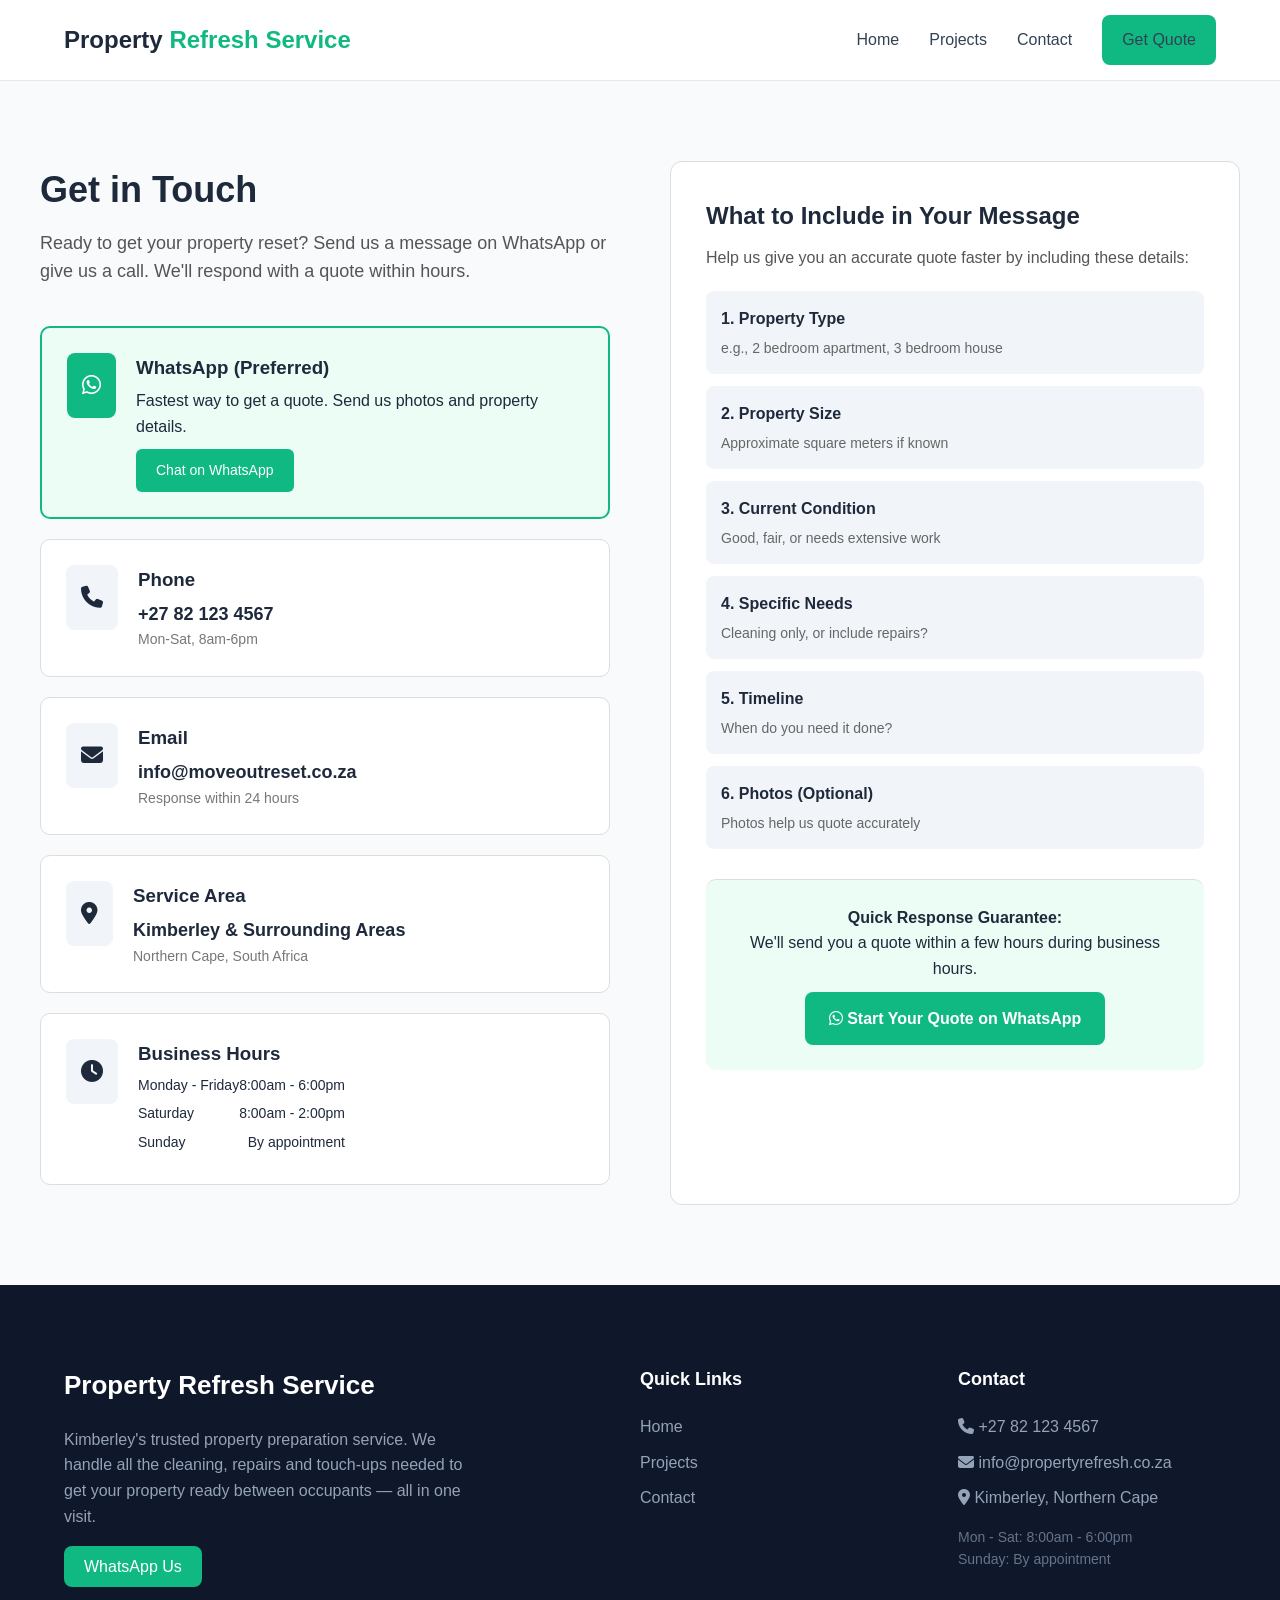
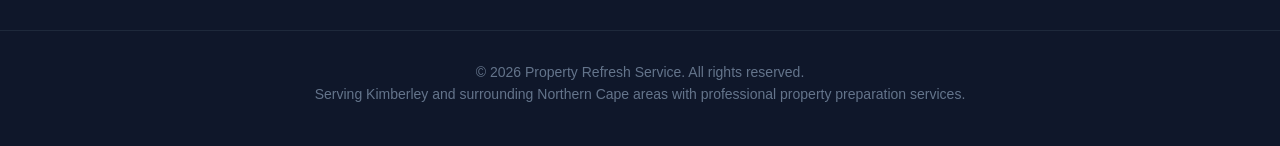
<file: contact.html>
<!doctype html>
<html lang="en">
  <head>
    <meta charset="UTF-8" />
    <meta name="viewport" content="width=device-width, initial-scale=1.0" />
    <title>Contact | Move-Out Reset</title>

    <link
      href="https://fonts.googleapis.com/css2?family=Inter:wght@400;500;600;700&display=swap"
      rel="stylesheet"
    />
    <link
      rel="stylesheet"
      href="https://cdnjs.cloudflare.com/ajax/libs/font-awesome/6.5.0/css/all.min.css"
    />
    <link rel="stylesheet" href="styles.css" />
    <link rel="stylesheet" href="contact.css" />
  </head>

  <body>
    <!-- HEADER (same as landing page) -->
    <header class="site-header">
      <div class="menu-btn" onclick="toggleMenu()">☰</div>
      <div class="mobile-nav" id="mobileNav">
        <a href="index.html">Home</a>
        <a href="projects.html">Projects</a>
        <a href="contact.html" class="active">Contact</a>
        <a class="btn-primary" href="https://wa.me/27000000000" target="_blank">
          Get Quote
        </a>
      </div>

      <div class="container header-flex">
        <div class="logo">
          <h1>Property <span>Refresh Service</span></h1>
        </div>

        <nav class="main-nav">
          <a href="index.html">Home</a>
          <a href="projects.html">Projects</a>
          <a href="contact.html class="active"">Contact</a>

          <a
            class="btn-primary"
            href="https://wa.me/27000000000?text=Hi%20I%20would%20like%20a%20quote"
            target="_blank"
          >
            Get Quote
          </a>
        </nav>
      </div>
    </header>

    <!-- CONTACT SECTION -->
    <section id="contact-section" class="contact-section">
      <div class="contact-container">
        <div class="contact-grid">
          <!-- LEFT COLUMN -->
          <div class="contact-left">
            <h2 class="contact-title">Get in Touch</h2>
            <p class="contact-intro">
              Ready to get your property reset? Send us a message on WhatsApp or
              give us a call. We'll respond with a quote within hours.
            </p>

            <!-- WHATSAPP -->
            <div class="contact-card whatsapp-card">
              <div class="contact-icon whatsapp-icon">
                <i class="fa-brands fa-whatsapp"></i>
              </div>
              <div class="contact-info">
                <h3>WhatsApp (Preferred)</h3>
                <p>Fastest way to get a quote. Send us photos and property details.</p>
                <a
                  href="https://wa.me/27000000000?text=Hi%2C%20I%27d%20like%20to%20get%20a%20quote%20for%20Move-Out%20Reset%20services"
                  target="_blank"
                  class="contact-btn"
                >
                  Chat on WhatsApp
                </a>
              </div>
            </div>

            <!-- PHONE -->
            <div class="contact-card">
              <div class="contact-icon">
                <i class="fa-solid fa-phone"></i>
              </div>
              <div class="contact-info">
                <h3>Phone</h3>
                <p class="contact-highlight">+27 82 123 4567</p>
                <p class="contact-small">Mon-Sat, 8am-6pm</p>
              </div>
            </div>

            <!-- EMAIL -->
            <div class="contact-card">
              <div class="contact-icon">
                <i class="fa-solid fa-envelope"></i>
              </div>
              <div class="contact-info">
                <h3>Email</h3>
                <p class="contact-highlight">info@moveoutreset.co.za</p>
                <p class="contact-small">Response within 24 hours</p>
              </div>
            </div>

            <!-- LOCATION -->
            <div class="contact-card">
              <div class="contact-icon">
                <i class="fa-solid fa-location-dot"></i>
              </div>
              <div class="contact-info">
                <h3>Service Area</h3>
                <p class="contact-highlight">Kimberley & Surrounding Areas</p>
                <p class="contact-small">Northern Cape, South Africa</p>
              </div>
            </div>

            <!-- BUSINESS HOURS -->
            <div class="contact-card hours-card">
              <div class="contact-icon">
                <i class="fa-solid fa-clock"></i>
              </div>
              <div class="contact-info">
                <h3>Business Hours</h3>
                <div class="hours-row">
                  <span>Monday - Friday</span>
                  <span>8:00am - 6:00pm</span>
                </div>
                <div class="hours-row">
                  <span>Saturday</span>
                  <span>8:00am - 2:00pm</span>
                </div>
                <div class="hours-row">
                  <span>Sunday</span>
                  <span>By appointment</span>
                </div>
              </div>
            </div>
          </div>

          <!-- RIGHT COLUMN -->
          <div class="contact-right">
            <h3 class="quote-title">What to Include in Your Message</h3>
            <p class="quote-intro">
              Help us give you an accurate quote faster by including these details:
            </p>

            <div class="quote-list">
              <div class="quote-item">
                <strong>1. Property Type</strong>
                <p>e.g., 2 bedroom apartment, 3 bedroom house</p>
              </div>
              <div class="quote-item">
                <strong>2. Property Size</strong>
                <p>Approximate square meters if known</p>
              </div>
              <div class="quote-item">
                <strong>3. Current Condition</strong>
                <p>Good, fair, or needs extensive work</p>
              </div>
              <div class="quote-item">
                <strong>4. Specific Needs</strong>
                <p>Cleaning only, or include repairs?</p>
              </div>
              <div class="quote-item">
                <strong>5. Timeline</strong>
                <p>When do you need it done?</p>
              </div>
              <div class="quote-item">
                <strong>6. Photos (Optional)</strong>
                <p>Photos help us quote accurately</p>
              </div>
            </div>

            <div class="quote-cta">
              <p>
                <strong>Quick Response Guarantee:</strong><br />
                We'll send you a quote within a few hours during business hours.
              </p>

              <a
                href="https://wa.me/27000000000?text=Hi%2C%20I%27d%20like%20to%20get%20a%20quote%20for%20Move-Out%20Reset%20services"
                target="_blank"
                class="quote-btn"
              >
                <i class="fa-brands fa-whatsapp"></i>
                Start Your Quote on WhatsApp
              </a>
            </div>
          </div>
        </div>
      </div>
    </section>

    <!-- FOOTER (same as landing page) -->
    <footer class="footer-section">
      <div class="container footer-grid">
        <div class="footer-company">
          <h3 class="footer-logo">Property Refresh Service</h3>
          <p class="footer-description">
            Kimberley's trusted property preparation service. We handle all the
            cleaning, repairs and touch-ups needed to get your property ready
            between occupants — all in one visit.
          </p>
          <a
            href="https://wa.me/27000000000?text=Hi%20I%20would%20like%20a%20quote"
            target="_blank"
            class="btn-primary footer-whatsapp"
          >
            WhatsApp Us
          </a>
        </div>

        <div class="footer-links">
          <h4>Quick Links</h4>
          <ul>
            <li><a href="index.html">Home</a></li>
            <li><a href="projects.html">Projects</a></li>
            <li><a href="contact.html">Contact</a></li>
          </ul>
        </div>

        <div class="footer-contact">
          <h4>Contact</h4>
          <ul>
            <li><i class="fa-solid fa-phone"></i> +27 82 123 4567</li>
            <li><i class="fa-solid fa-envelope"></i> info@propertyrefresh.co.za</li>
            <li><i class="fa-solid fa-location-dot"></i> Kimberley, Northern Cape</li>
          </ul>
          <p class="footer-hours">
            Mon - Sat: 8:00am - 6:00pm<br />
            Sunday: By appointment
          </p>
        </div>
      </div>

      <div class="footer-bottom">
        <p>© 2026 Property Refresh Service. All rights reserved.</p>
        <p>
          Serving Kimberley and surrounding Northern Cape areas with
          professional property preparation services.
        </p>
      </div>
    </footer>

    <!-- Scripts -->
    <script>
      function toggleMenu() {
        const menu = document.getElementById("mobileNav");
        menu.classList.toggle("active");
      }

      const faqItems = document.querySelectorAll(".faq-item");
      faqItems.forEach((item) => {
        const question = item.querySelector("h3");
        question.addEventListener("click", () => {
          item.classList.toggle("active");
        });
      });
    </script>
  </body>
</html>
</file>
<file: styles.css>
* {
  margin: 0;
  padding: 0;
  box-sizing: border-box;
  font-family: Arial, Helvetica, sans-serif;
}

body {
  color: #1e293b;
  background: white;
  line-height: 1.6;
  font-family: "Inter", sans-serif;
}

.container {
  width: 90%;
  max-width: 1200px;
  margin: auto;
}

/* HEADER */

.site-header {
  background: white;
  border-bottom: 1px solid #e2e8f0;
  position: sticky;
  top: 0;
  z-index: 1000;
}

.header-flex {
  display: flex;
  justify-content: space-between;
  align-items: center;
  height: 80px;
}

.logo h1 {
  font-size: 24px;
  font-weight: bold;
}

.logo span {
  color: #10b981;
}

.main-nav {
  display: flex;
  gap: 30px;
  align-items: center;
}

.main-nav a {
  text-decoration: none;
  color: #334155;
  font-weight: 500;
}

.main-nav a:hover {
  color: #10b981;
}

/* BUTTONS */
.btn-primary {
  background: #10b981;
  color: white;
  padding: 12px 20px;
  border-radius: 8px;
  text-decoration: none;
}

.btn-primary:hover {
  background: #059669;
}

.btn-outline {
  border: 2px solid #10b981;
  padding: 12px 20px;
  border-radius: 8px;
  text-decoration: none;
  color: #10b981;
}

.btn-dark {
  background: #0f172a;
  color: white;
  padding: 12px 20px;
  border-radius: 8px;
  text-decoration: none;
}

/* HERO */
.hero-section {
  padding: 80px 0;
  background: #f8fafc;
}

.hero-grid {
  display: grid;
  grid-template-columns: 1fr 1fr;
  gap: 60px;
  align-items: center;
}

.hero-text h1 {
  font-size: 48px;
  margin: 20px 0;
}

.hero-text h1 span {
  color: #10b981;
}

.hero-benefits {
  margin: 20px 0;
  list-style: none;
}

.hero-benefits li {
  margin-bottom: 10px;
  margin: 8px 0;
  color: #475569;
  display: flex;
  align-items: center;
  gap: 8px;
}

.hero-benefits li::before {
  content: "✓";
  font-size: 14px;
  color: #16a34a;
  font-weight: bold;
  width: 18px;
  height: 18px;
  border-radius: 50%;
  background: linear-gradient(135deg, #16a34a, #22c55e);
  color: white;
  display: flex;
  align-items: center;
  justify-content: center;
  font-size: 12px;
  font-weight: bold;
  box-shadow: 0 4px 10px rgba(34, 197, 94, 0.3);
}

.hero-buttons {
  display: flex;
  gap: 20px;
  margin-top: 20px;
}

.hero-image img {
  width: 100%;
  border-radius: 16px;
}

.hero-badge {
  background: #d1fae5;
  color: #047857;
  display: inline-block;
  padding: 8px 14px;
  border-radius: 20px;
  /* font-size: 14px; */
}
.hero-badge-floating {
  display: flex;
  flex-direction: column;
  align-items: center;
  background: white;
  padding: 15px;
  border-radius: 12px;
  position: absolute;
  margin-top: -60px;
  margin-left: -30px;
  box-shadow: 0 10px 20px rgba(0, 0, 0, 0.1);
}

.hero-badge-floating h3 {
  font-weight: 600;
  font-size: 25px;
  color: #10b981;
}

.hero-badge-floating p {
  font-size: 13px;
}

.hero-trust {
  font-weight: 600;
  font-size: 13px;
  display: flex;
  gap: 15px;
  left: 20px;
  position: relative;
}

/* SECTIONS */
.section-title {
  text-align: center;
  font-size: 36px;
  margin-top: 20px;
  margin-bottom: 20px;
}

.section-subtitle {
  text-align: center;
  color: #64748b;
  margin-bottom: 60px;
}

/* SERVICES */
.services-grid {
  display: grid;
  grid-template-columns: repeat(4, 1fr);
  gap: 25px;
}

.service-card {
  background: #f8fafc;
  padding: 25px;
  border-radius: 12px;
  border: 1px solid #e2e8f0;
}

.service-card:hover {
  box-shadow: 0 10px 20px rgba(0, 0, 0, 0.05);
}

.service-icon {
  font-size: 30px;
  color: #16a34a;
  margin-bottom: 15px;
  display: block;
}

.service-icon-bg {
  background-color: #047857;
  width: 50px;
}

/* PROCESS */
.process-section {
  background: linear-gradient(to bottom, #ffffff, #f8fafc);
  padding: 100px 0;
  position: relative;
  overflow: hidden;
}

.process-grid {
  display: grid;
  grid-template-columns: repeat(4, 1fr);
  gap: 30px;
}

.process-step {
  background: #93f6da24;
  padding: 35px 25px;
  border-radius: 14px;
  text-align: left;
  box-shadow: 0 8px 20px rgba(0, 0, 0, 0.05);
  border: 1px solid rgba(0, 0, 0, 0.04);
  transition: all 0.3s ease;
  position: relative;
  overflow: hidden;
}

.process-step:hover {
  transform: translateY(-8px);
  box-shadow: 0 18px 35px rgba(0, 0, 0, 0.1);
}

.process-step h3 {
  font-size: 26px;
  font-weight: 700;
  color: #16a34a;
  position: absolute;
  top: 20px;
  right: 20px;
  width: 60px;
  height: 60px;
  display: flex;
  align-items: center;
  justify-content: center;
  z-index: 2;
}

.process-step h4 {
  font-size: 18px;
  font-weight: 600;
  margin-top: 40px;
  margin-bottom: 10px;
  color: #1e293b;
}

.process-step p {
  font-size: 15px;
  color: #64748b;
  line-height: 1.6;
}

.process-step::before {
  content: "";
  position: absolute;
  width: 500px;
  height: 500px;
  background: radial-gradient(circle, rgba(34, 197, 94, 0.08), transparent 70%);
  top: -150px;
  left: -150px;
  z-index: 0;
  opacity: 0;
  transition: opacity 0.3s;
}

.process-step:hover::before {
  opacity: 1;
}

.process-step::after {
  content: "";
  position: absolute;
  width: 60px;
  height: 60px;
  background: rgba(34, 197, 94, 0.15);
  border-radius: 50%;
  top: 20px;
  right: 20px;
  z-index: 1;
}

.process-step h4,
.process-step p {
  position: relative;
  z-index: 1;
}

.process-icon {
  font-size: 28px;
  color: #16a34a;
  position: absolute;
  left: 29px;
  top: 20%;
  transform: translateY(-50%);
}

/* CLIENTS */
.clients-section {
  background: #ffff;
  padding: 80px 0;
}

.clients-grid {
  display: grid;
  grid-template-columns: repeat(2, 1fr);
  gap: 30px;
}

.client-card {
  background: #91f6aa10;
  padding: 30px;
  border-radius: 16px;
  border: 1px solid rgba(0, 0, 0, 0.04);
  box-shadow: 0 8px 20px rgba(0, 0, 0, 0.05);
  transition: all 0.3s ease;
  position: relative;
  overflow: hidden;
}

.client-card:hover {
  transform: translateY(-6px);
  box-shadow: 0 18px 35px rgba(0, 0, 0, 0.1);
}

.client-card:hover::before {
  opacity: 1;
}

.client-card h3 {
  font-size: 20px;
  font-weight: 600;
  margin-bottom: 10px;
  color: #1e293b;
  position: relative;
  z-index: 1;
}

.client-card p {
  color: #64748b;
  line-height: 1.6;
  margin-bottom: 10px;
  position: relative;
  z-index: 1;
}

.clients-intro {
  text-align: center;
  max-width: 700px;
  margin: 0 auto 40px;
  color: #64748b;
  font-size: 16px;
  line-height: 1.6;
}

.client-card ul {
  margin-top: 12px;
  padding-left: 0;
  list-style: none;
  position: relative;
  z-index: 1;
}

.client-card li {
  margin: 8px 0;
  color: #475569;
  display: flex;
  align-items: center;
  gap: 8px;
}

.client-card h3 i {
  display: inline-flex;
  align-items: center;
  justify-content: center;
  width: 38px;
  height: 38px;
  margin-right: 10px;
  border-radius: 10px;
  background: linear-gradient(135deg, #16a34a, #22c55e);
  color: white;
  font-size: 16px;
  box-shadow: 0 6px 14px rgba(34, 197, 94, 0.25);
  transition: all 0.3s ease;
}

.client-card:hover h3 i {
  transform: scale(1.1) rotate(4deg);
  box-shadow: 0 10px 20px rgba(34, 197, 94, 0.35);
}

.client-card li::before {
  content: "✓";
  width: 18px;
  height: 18px;
  border-radius: 50%;
  background: linear-gradient(135deg, #16a34a, #22c55e);
  color: white;
  display: flex;
  align-items: center;
  justify-content: center;
  font-size: 12px;
  font-weight: bold;
  box-shadow: 0 4px 10px rgba(34, 197, 94, 0.3);
}
.client-card-icon {
  width: 70px;
  height: 70px;
  display: flex;
  align-items: center;
  justify-content: center;
  background: #62f4c338;
  border-radius: 16px;
  margin-bottom: 15px;
  font-size: 26px;
  color: #047857;
  box-shadow: 0 8px 20px rgba(0,0,0,0.15);
  transition: transform 0.3s ease, box-shadow 0.3s ease;
}

.client-card:hover .client-card-icon {
  transform: translateY(-6px) scale(1.05);
  box-shadow: 0 15px 35px rgba(0,0,0,0.25);
}

/* PRICING */
.pricing-section {
  background: linear-gradient(180deg,#f8fafc,#eef2f7);
  padding: 80px 0;
}

.pricing-intro{
  max-width:700px;
  margin:0 auto 60px auto;
  text-align:center;
  position:relative;
  z-index:2;
}

.pricing-grid {
  display: grid;
  grid-template-columns: repeat(3, 1fr);
  gap: 30px;
}

.pricing-card {
  background: white;
  padding: 35px;
  border-radius: 16px;
  box-shadow: 0 10px 30px rgba(0,0,0,0.06);
  transition: all 0.35s ease;
  position: relative;
  overflow: hidden;
}

.pricing-card:hover {
  transform: translateY(-10px);
  box-shadow: 0 20px 45px rgba(0,0,0,0.12);
}

.pricing-card::before{
  content:"";
  position:absolute;
  top:0;
  left:0;
  width:100%;
  height:4px;
  background:linear-gradient(90deg,#0ea5e9,#10b981);
  opacity:0;
  transition:0.3s;
}

.pricing-card:hover::before{
  opacity:1;
}

.pricing-card h3{
  text-align: center;
  font-size:22px;
  margin-bottom:5px;
  color:#0f172a;
}

.property-size{
  color:#64748b;
  font-size:14px;
  text-align: center;
}

.price h2{
  font-size:38px;
  font-weight:700;
  margin:0;
  color:#059669;
}

.price span {
  font-size:14px;
  color:#64748b;
}

.pricing-card ul {
  margin: 25px 0;
  padding:0;
}

.pricing-card li {
  margin-bottom: 12px;
  color:#334155;
  list-style:none;
  position:relative;
  padding-left:24px;
}

.pricing-card li::before{
  content:"✔";
  position:absolute;
  left:0;
  color:#10b981;
  font-weight:bold;
}

.popular {
  border: 3px solid #10b981;
  transform: scale(1.03);
  box-shadow:0 20px 40px rgba(16,185,129,0.15);
}

.popular-badge{
  position:absolute;
  top:-12px;
  right:20px;
  background:#10b981;
  color:white;
  font-size:12px;
  font-weight:600;
  padding:6px 14px;
  border-radius:20px;
  box-shadow:0 5px 15px rgba(16,185,129,0.3);
}

/* Addons */
.addons {
  padding: 60px 20px;
  background: #f9f9f9;
  font-family: Arial, sans-serif;
}

.addons-container {
  max-width: 900px;
  margin: auto;
  text-align: center;
}

.addons h2 {
  margin-bottom: 35px;
  font-size: 28px;
}

.addons-grid {
  display: grid;
  grid-template-columns: repeat(auto-fit, minmax(220px, 1fr));
  gap: 20px;
}

.addon-card {
  background: white;
  padding: 20px;
  border-radius: 8px;
  border: 1px solid #e6e6e6;
  transition: 0.2s;
}

.addon-card:hover {
  transform: translateY(-3px);
  box-shadow: 0 5px 15px rgba(0,0,0,0.08);
}

.addon-card h3 {
  font-size: 16px;
  margin-bottom: 8px;
}

.addon-price {
  font-weight: bold;
  color: #2e7d32;
}

.custom-quote {
  margin-top: 30px;
  font-weight: 500;
}

.disclaimer {
  margin-top: 10px;
  font-size: 13px;
  color: #666;
}

/* FAQ */
.faq-section {
  padding: 70px 20px;
  background: #f8f8f8;
  font-family: Arial, sans-serif;
}

.faq-item {
  width: 1000px;
  background: white;
  padding: 10px;
  border-radius: 8px;
  margin-bottom: 9px;
  border: 1px solid #e6e6e6;
}

.faq-item h3 {
  display: flex;
  justify-content: space-between;
  align-items: center;
  cursor: pointer;
  font-size: 18px;
  margin-bottom: 8px;
}

.faq-item h3::after {
  content: "+";
  font-size: 22px;
  color: #25D366;
  transition: transform 0.3s ease;
}

.faq-item.active h3::after {
  content: "−";
}

.faq-item p {
  color: #555;
  line-height: 1.6;
  display: none;
}

.faq-item.active p {
  display: block;
}

.faq-item:hover {
  box-shadow: 0 6px 18px rgba(0,0,0,0.08);
  transform: translateY(-2px);
  transition: 0.2s ease;
}

.faq-contact {
  text-align: center;
  margin-top: 40px;
}

.whatsapp-btn {
  display: inline-block;
  margin-top: 15px;
  padding: 12px 22px;
  background: #25D366;
  color: white;
  text-decoration: none;
  border-radius: 6px;
  font-weight: bold;
}

.whatsapp-btn:hover {
  background: #1ebe5d;
}

/* FOOTER */
.footer-section {
  background: #0f172a;
  color: white;
  padding: 80px 0 40px;
}

.footer-grid {
  display: grid;
  grid-template-columns: 2fr 1fr 1fr;
  gap: 60px;
}

.footer-logo {
  font-size: 26px;
  margin-bottom: 20px;
}

.footer-description {
  color: #94a3b8;
  margin-bottom: 25px;
  max-width: 400px;
}

.footer-links h4,
.footer-contact h4 {
  margin-bottom: 20px;
  font-size: 18px;
}

.footer-links ul,
.footer-contact ul {
  list-style: none;
}

.footer-links li {
  margin-bottom: 10px;
}

.footer-links a {
  color: #94a3b8;
  text-decoration: none;
}

.footer-links a:hover {
  color: white;
}

.footer-contact li {
  color: #94a3b8;
  margin-bottom: 10px;
}

.footer-hours {
  margin-top: 15px;
  color: #64748b;
  font-size: 14px;
}

.footer-bottom {
  border-top: 1px solid #1e293b;
  margin-top: 50px;
  padding-top: 30px;
  text-align: center;
  color: #64748b;
  font-size: 14px;
}

.main-nav a.active,
.mobile-nav a.active {
  color: #10b981;        /* Example: change text color */
  background: transparent; /* Example: highlight background */
  font-weight: 600;
}

/* RESPONSIVE FOOTER */

@media (max-width: 900px) {
  .footer-grid {
    grid-template-columns: 1fr;
    gap: 40px;
    text-align: center;
  }

  .footer-description {
    margin: auto;
  }
}

/* MOBILE MENU */

.menu-btn {
  display: none;
  font-size: 28px;
  cursor: pointer;
}

.mobile-nav {
  display: none;
  flex-direction: column;
  gap: 15px;
  padding: 20px;
  border-top: 1px solid #e2e8f0;
}

/* RESPONSIVE */

@media (max-width: 1000px) {
  .hero-grid {
    grid-template-columns: 1fr;
  }

  .services-grid {
    grid-template-columns: repeat(2, 1fr);
  }

  .process-grid {
    grid-template-columns: repeat(2, 1fr);
  }

  .pricing-grid {
    grid-template-columns: 1fr;
  }

  .clients-grid {
    grid-template-columns: 1fr;
  }

  .main-nav {
    display: none;
  }

  .menu-btn {
    display: block;
  }

  .mobile-nav.active {
    display: flex;
  }
}
</file>
<file: contact.css>
body{
font-family:Arial, Helvetica, sans-serif;
margin:0;
background:#f8fafc;
}

.contact-section{
padding:80px 20px;
}

.contact-container{
max-width:1200px;
margin:auto;
}

.contact-grid{
display:grid;
grid-template-columns:1fr 1fr;
gap:60px;
}

.contact-title{
font-size:36px;
margin-bottom:10px;
}

.contact-intro{
font-size:18px;
color:#555;
margin-bottom:40px;
}

.contact-card{
display:flex;
gap:20px;
background:white;
padding:25px;
border-radius:10px;
border:1px solid #ddd;
margin-bottom:20px;
}

.whatsapp-card{
background:#ecfdf5;
border:2px solid #10b981;
}

.contact-icon{
font-size:22px;
background:#f1f5f9;
padding:15px;
border-radius:8px;
height:fit-content;
}

.whatsapp-icon{
background:#10b981;
color:white;
}

.contact-info h3{
margin:0 0 5px 0;
}

.contact-highlight{
font-size:18px;
font-weight:600;
}

.contact-small{
font-size:14px;
color:#777;
}

.contact-btn{
display:inline-block;
margin-top:10px;
background:#10b981;
color:white;
padding:10px 20px;
border-radius:6px;
text-decoration:none;
font-size:14px;
}

.contact-btn:hover{
background:#059669;
}

.hours-row{
display:flex;
justify-content:space-between;
font-size:14px;
margin-bottom:6px;
}

.contact-right{
background:white;
padding:35px;
border-radius:12px;
border:1px solid #ddd;
}

.quote-title{
font-size:24px;
margin-bottom:10px;
}

.quote-intro{
color:#555;
margin-bottom:20px;
}

.quote-list{
display:flex;
flex-direction:column;
gap:12px;
}

.quote-item{
background:#f1f5f9;
padding:15px;
border-radius:8px;
}

.quote-item p{
margin:5px 0 0 0;
font-size:14px;
color:#666;
}

.quote-cta{
margin-top:30px;
padding-top:25px;
border-top:1px solid #ddd;
text-align:center;
background:#ecfdf5;
padding:25px;
border-radius:10px;
}

.quote-btn{
display:inline-block;
margin-top:10px;
background:#10b981;
color:white;
padding:14px 24px;
border-radius:8px;
text-decoration:none;
font-weight:600;
}

.quote-btn:hover{
background:#059669;
}

.main-nav a.active,
.mobile-nav a.active {
  color: #10b981;        /* Example: change text color */
  background: transparent; /* Example: highlight background */
  font-weight: 600;
}

/* MOBILE */

@media(max-width:900px){

.contact-grid{
grid-template-columns:1fr;
}

}
</file>
